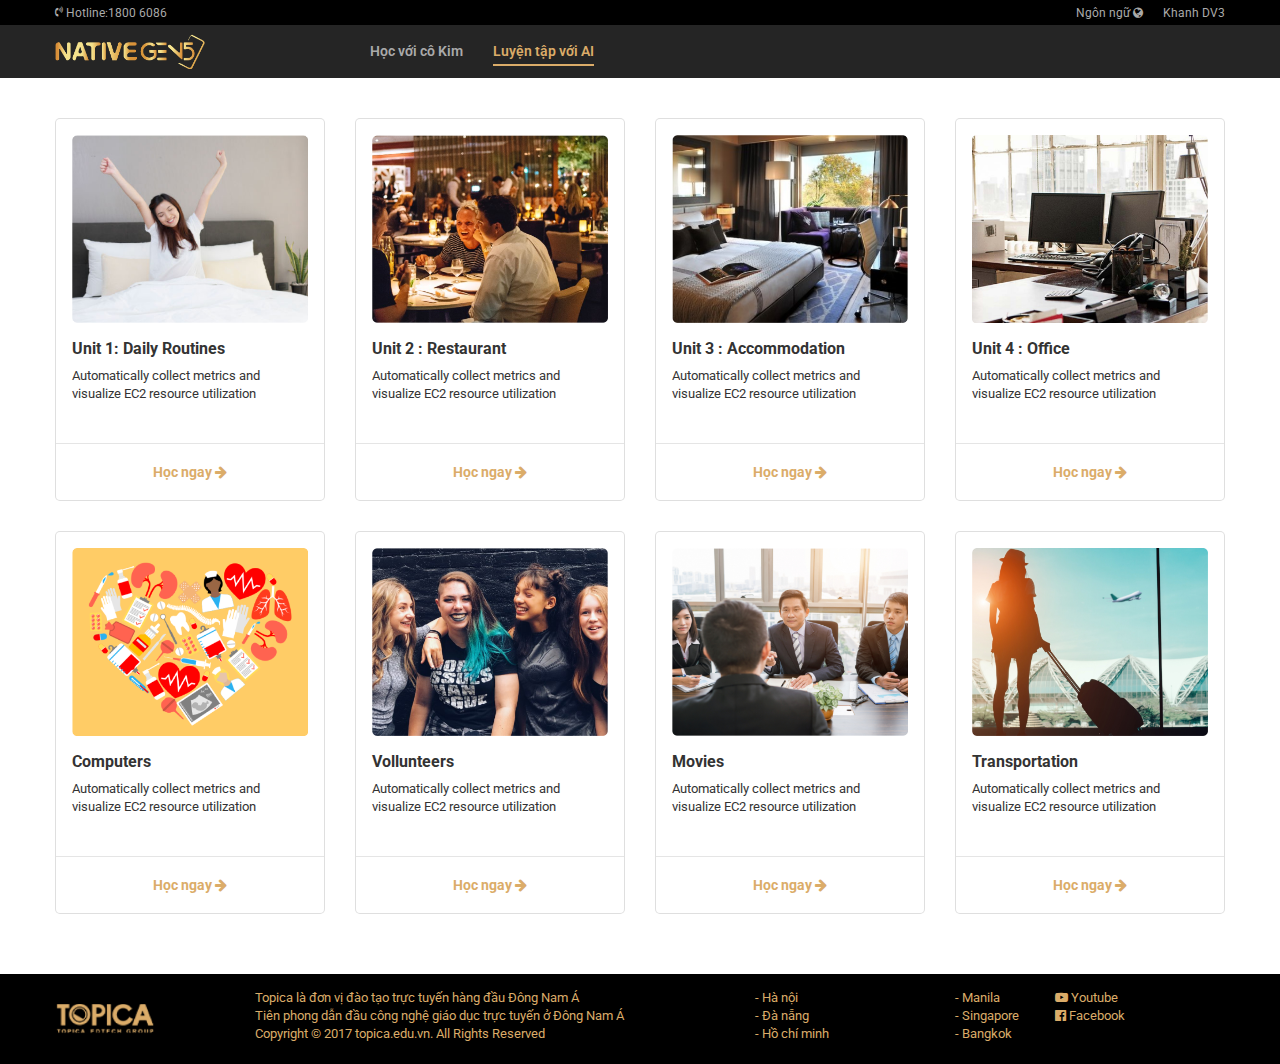
<file: FE_01/index.html>
<!doctype html>
<html lang="vi">

<head>
    <title>Unit list</title>
    <!-- Required meta tags -->
    <meta charset="utf-8">
    <meta name="viewport" content="width=device-width, initial-scale=1, shrink-to-fit=no">
    <!-- Font -->
    <!-- Fontawesome -->
    <link rel="stylesheet" href="./awesome/font-awesome-4.7.0/css/font-awesome.min.css">
    <link
        href="https://fonts.googleapis.com/css?family=Roboto:100i,300,300i,400,400i,500,700,700i,900,900i&display=swap"
        rel="stylesheet">
    <!-- Bootstrap CSS -->
    <link rel="stylesheet" href="https://stackpath.bootstrapcdn.com/bootstrap/4.3.1/css/bootstrap.min.css"
        integrity="sha384-ggOyR0iXCbMQv3Xipma34MD+dH/1fQ784/j6cY/iJTQUOhcWr7x9JvoRxT2MZw1T" crossorigin="anonymous">
    <link rel="stylesheet" href="./css/styles.css">
    <link rel="stylesheet" href="./css/responsive.css">
</head>

<body id="unit-list">
    <div class="unit-list__wrapper">
        <header class="header">
            <div class="container">
                <div class="row">
                    <div class="col-md-6 col-xs-6 col-6">
                        <ul class="hotline">
                            <li class="hotline__icon"><i class="fa fa-volume-control-phone" aria-hidden="true"></i></li>
                            <li class="hotline__title">Hotline:1800 6086</li>
                        </ul>
                    </div>
                    <div class="col-md-6 col-xs-6 col-6 pull-right text-right">
                        <ul class="language-locate pull-right text-right">
                            <li class="language">Ngôn ngữ <i style="font-weight: normal" class="fa fa-globe"
                                    aria-hidden="true"></i></li>
                            <li class="user-login">Khanh DV3</li>
                        </ul>
                    </div>
                </div>
            </div>
        </header>
        <nav class="menu">
            <div class="container">
                <div class="row">
                    <div class="col-md-3 col-sm-4 col-xs-3 col-4">
                        <div class="menu__logo">
                            <a href="#"><img src="images/logo.png" alt="topica gen5"></a>
                        </div>
                    </div>
                    <div class="col-md-9 col-sm-8 col-xs-9 col-8">
                        <ul class="menu__item">
                            <li><a href="#">Học với cô Kim</a></li>
                            <li><a href="#" class="menu-active">Luyện tập với AI</a></li>
                        </ul>
                    </div>
                </div>
            </div>
        </nav>
        <main class="content">
            <div class="container">
                <div class="row">
                    <div class="col-lg-3 col-md-4 col-sm-6 col-xs-6">
                        <div class="card content-card" data-toggle="modal" data-target="#myModal" style="width: 100%;">
                            <div class="card-img hover column">
                                <figure><img class="card-img-top" src="images/anh1.png" alt="Card image cap" /></figure>
                            </div>
                            <div class="card-body content-card__body">
                                <h5 class="card-title">Unit 1: Daily Routines</h5>
                                <p class="card-text">Automatically collect metrics and
                                    visualize EC2 resource utilization </p>
                            </div>
                            <div class="card-bottom">
                                <a href="#" class="card-link">Học ngay <i class="fa fa-arrow-right"
                                        aria-hidden="true"></i></a>
                            </div>
                        </div>
                    </div>
                    <div class="col-lg-3 col-md-4 col-sm-6 col-xs-6">
                        <div class="card content-card" data-toggle="modal" data-target="#myModal" style="width: 100%;">
                            <div class="card-img hover column">
                                <figure><img class="card-img-top" src="images/anh2.png" alt="Card image cap" /></figure>
                            </div>
                            <div class="card-body content-card__body">
                                <h5 class="card-title">Unit 2 : Restaurant</h5>
                                <p class="card-text">Automatically collect metrics and
                                    visualize EC2 resource utilization </p>
                            </div>
                            <div class="card-body card-bottom">
                                <a href="#" class="card-link">Học ngay <i class="fa fa-arrow-right"
                                        aria-hidden="true"></i></a>
                            </div>
                        </div>
                    </div>
                    <div class="col-lg-3 col-md-4 col-sm-6 col-xs-6">
                        <div class="card content-card" data-toggle="modal" data-target="#myModal" style="width: 100%;">
                            <div class="card-img hover column">
                                <figure><img class="card-img-top" src="images/anh3.png" alt="Card image cap" /></figure>
                            </div>
                            <div class="card-body content-card__body">
                                <h5 class="card-title">Unit 3 : Accommodation</h5>
                                <p class="card-text">Automatically collect metrics and
                                    visualize EC2 resource utilization </p>
                            </div>
                            <div class="card-body card-bottom">
                                <a href="#" class="card-link">Học ngay <i class="fa fa-arrow-right"
                                        aria-hidden="true"></i></a>
                            </div>
                        </div>
                    </div>
                    <div class="col-lg-3 col-md-4 col-sm-6 col-xs-6">
                        <div class="card content-card" data-toggle="modal" data-target="#myModal" style="width: 100%;">
                            <div class="card-img hover column">
                                <figure><img class="card-img-top" src="images/anh4.png" alt="Card image cap" /></figure>
                            </div>
                            <div class="card-body content-card__body">
                                <h5 class="card-title">Unit 4 : Office</h5>
                                <p class="card-text">Automatically collect metrics and
                                    visualize EC2 resource utilization </p>
                            </div>
                            <div class="card-body card-bottom">
                                <a href="#" class="card-link">Học ngay <i class="fa fa-arrow-right"
                                        aria-hidden="true"></i></a>
                            </div>
                        </div>
                    </div>
                    <div class="col-lg-3 col-md-4 col-sm-6 col-xs-6">
                        <div class="card content-card" data-toggle="modal" data-target="#myModal" style="width: 100%;">
                            <div class="card-img hover column">
                                <figure><img class="card-img-top" src="images/anh5.png" alt="Card image cap" /></figure>
                            </div>
                            <div class="card-body content-card__body">
                                <h5 class="card-title">Computers</h5>
                                <p class="card-text">Automatically collect metrics and
                                    visualize EC2 resource utilization </p>
                            </div>
                            <div class="card-body card-bottom">
                                <a href="#" class="card-link">Học ngay <i class="fa fa-arrow-right"
                                        aria-hidden="true"></i></a>
                            </div>
                        </div>
                    </div>
                    <div class="col-lg-3 col-md-4 col-sm-6 col-xs-6">
                        <div class="card content-card" data-toggle="modal" data-target="#myModal" style="width: 100%;">
                            <div class="card-img hover column">
                                <figure><img class="card-img-top" src="images/anh6.png" alt="Card image cap" /></figure>
                            </div>
                            <div class="card-body content-card__body">
                                <h5 class="card-title">Vollunteers</h5>
                                <p class="card-text">Automatically collect metrics and
                                    visualize EC2 resource utilization </p>
                            </div>
                            <div class="card-body card-bottom">
                                <a href="#" class="card-link">Học ngay <i class="fa fa-arrow-right"
                                        aria-hidden="true"></i></a>
                            </div>
                        </div>
                    </div>
                    <div class="col-lg-3 col-md-4 col-sm-6 col-xs-6">
                        <div class="card content-card" data-toggle="modal" data-target="#myModal" style="width: 100%;">
                            <div class="card-img hover column">
                                <figure><img class="card-img-top" src="images/anh7.png" alt="Card image cap" /></figure>
                            </div>
                            <div class="card-body content-card__body">
                                <h5 class="card-title">Movies</h5>
                                <p class="card-text">Automatically collect metrics and
                                    visualize EC2 resource utilization </p>
                            </div>
                            <div class="card-body card-bottom">
                                <a href="#" class="card-link">Học ngay <i class="fa fa-arrow-right"
                                        aria-hidden="true"></i></a>
                            </div>
                        </div>
                    </div>
                    <div class="col-lg-3 col-md-4 col-sm-6 col-xs-6">
                        <div class="card content-card" data-toggle="modal" data-target="#myModal" style="width: 100%;">
                            <div class="card-img hover column">
                                <figure><img class="card-img-top" src="images/anh8.png" alt="Card image cap" /></figure>
                            </div>
                            <div class="card-body content-card__body">
                                <h5 class="card-title">Transportation</h5>
                                <p class="card-text">Automatically collect metrics and
                                    visualize EC2 resource utilization </p>
                            </div>
                            <div class="card-body card-bottom">
                                <a href="#" class="card-link">Học ngay <i class="fa fa-arrow-right"
                                        aria-hidden="true"></i></a>
                            </div>
                        </div>
                    </div>
                </div>
            </div>
        </main>
        <footer class="footer">
            <div class="container">
                <div class="row">
                    <div class="col-md-2">
                        <a href="#" class="footer__logo"><img src="images/Native Starter Application – Figma.png"
                                alt="Topica"></a>
                    </div>
                    <div class="col-md-5">
                        <ul class="footer__descript footer__text">
                            <li>Topica là đơn vị đào tạo trực tuyến hàng đầu Đông Nam Á</li>
                            <li>Tiên phong dẫn đầu công nghệ giáo dục trực tuyến ở Đông Nam Á</li>
                            <li>Copyright © 2017 topica.edu.vn. All Rights Reserved</li>
                        </ul>
                    </div>
                    <div class="col-md-2">
                        <ul class="footer__country footer__text">
                            <li>- Hà nội</li>
                            <li>- Đà nẵng</li>
                            <li>- Hồ chí minh</li>
                        </ul>
                    </div>
                    <div class="col-md-1">
                        <ul class="footer__country footer__text">
                            <li>- Manila</li>
                            <li>- Singapore</li>
                            <li>- Bangkok</li>
                        </ul>
                    </div>
                    <div class="col-md-2">
                        <ul class="footer__social footer__text">
                            <li><i class="fa fa-youtube-play" aria-hidden="true"></i> Youtube</li>
                            <li><i class="fa fa-facebook-official" aria-hidden="true"></i> Facebook</li>
                        </ul>
                    </div>
                </div>
            </div>
        </footer>
        <!-- The Modal -->
        <div class="modal fade" id="myModal">
            <div class="modal-dialog modal-lg modal-dialog-centered">
                <div class="modal-content">

                    <!-- Modal Header -->
                    <div class="modal-header">
                        <h4 class="modal-title">Daily Routines</h4>
                    </div>

                    <!-- Modal body -->
                    <div class="modal-body">
                        <div class="modal-body__content">
                            <ul class="data-content">
                                <li class="item-data" onclick="redirect()">
                                    <div class="progress-model">
                                        <p>24%</p>
                                    </div>
                                    <div class="descript-model">
                                        <h6>Lession 1</h6>
                                        <p>Chao don khac</p>
                                    </div>
                                    <i class="fa fa-arrow-right arw" aria-hidden="true"></i>
                                </li>
                                <li class="item-data" onclick="redirect()">
                                    <div class="progress-model">
                                        <p>24%</p>
                                    </div>
                                    <div class="descript-model">
                                        <h6>Lession 1</h6>
                                        <p>Chao don khac</p>
                                    </div>
                                    <i class="fa fa-arrow-right arw" aria-hidden="true"></i>
                                </li>
                                <li class="item-data" onclick="redirect()">
                                    <div class="progress-model">
                                        <p>24%</p>
                                    </div>
                                    <div class="descript-model">
                                        <h6>Lession 1</h6>
                                        <p>Chao don khac</p>
                                    </div>
                                    <i class="fa fa-arrow-right arw" aria-hidden="true"></i>
                                </li>
                                <li class="item-data" onclick="redirect()">
                                    <div class="progress-model">
                                        <p>24%</p>
                                    </div>
                                    <div class="descript-model">
                                        <h6>Lession 1</h6>
                                        <p>Chao don khac</p>
                                    </div>
                                    <i class="fa fa-arrow-right arw" aria-hidden="true"></i>
                                </li>
                            </ul>
                        </div>
                    </div>
                </div>
            </div>
        </div>
    </div>
    <!-- jQuery first, then Popper.js, then Bootstrap JS -->
    <script src="https://code.jquery.com/jquery-3.3.1.slim.min.js"
        integrity="sha384-q8i/X+965DzO0rT7abK41JStQIAqVgRVzpbzo5smXKp4YfRvH+8abtTE1Pi6jizo"
        crossorigin="anonymous"></script>
    <!-- Optional JavaScript -->
    <script type="text/javascript">
        $("#myModal").modal();
    </script>
    <script src="https://cdnjs.cloudflare.com/ajax/libs/popper.js/1.14.7/umd/popper.min.js"
        integrity="sha384-UO2eT0CpHqdSJQ6hJty5KVphtPhzWj9WO1clHTMGa3JDZwrnQq4sF86dIHNDz0W1"
        crossorigin="anonymous"></script>
    <script src="https://stackpath.bootstrapcdn.com/bootstrap/4.3.1/js/bootstrap.min.js"
        integrity="sha384-JjSmVgyd0p3pXB1rRibZUAYoIIy6OrQ6VrjIEaFf/nJGzIxFDsf4x0xIM+B07jRM"
        crossorigin="anonymous"></script>
    <script>
        const redirect = () => {
            window.location.href = "test.html";
        }
    </script>
</body>

</html>
</file>
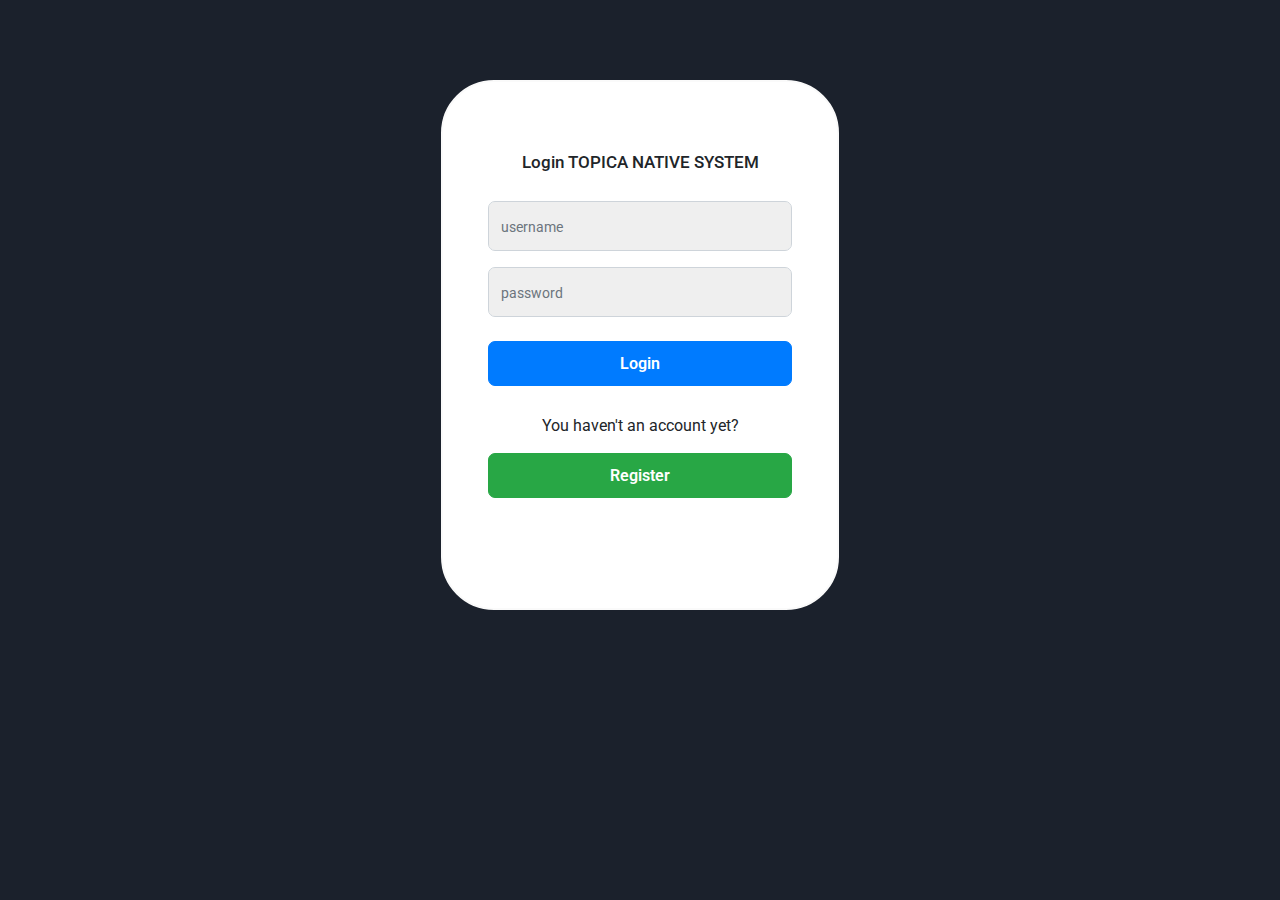
<file: FE_01/login.html>
<!doctype html>
<html lang="vi">

<head>
    <title>Login</title>
    <!-- Required meta tags -->
    <meta charset="utf-8">
    <meta name="viewport" content="width=device-width, initial-scale=1, shrink-to-fit=no">
    <!-- Font -->
    <link
        href="https://fonts.googleapis.com/css?family=Roboto:100i,300,300i,400,400i,500,700,700i,900,900i&display=swap"
        rel="stylesheet">
    <!-- Bootstrap CSS -->
    <link rel="stylesheet" href="https://stackpath.bootstrapcdn.com/bootstrap/4.3.1/css/bootstrap.min.css"
        integrity="sha384-ggOyR0iXCbMQv3Xipma34MD+dH/1fQ784/j6cY/iJTQUOhcWr7x9JvoRxT2MZw1T" crossorigin="anonymous">
    <link rel="stylesheet" href="./css/styles.css">
</head>

<body id="login">
    <div class="login-wrapper">
        <div class="container">
            <section class="form-login">
                <h3 class="form-login__title text-center"><span>Login TOPICA NATIVE SYSTEM</span></h3>
                <form action="#" class="form-login__content">
                    <div class="form-group">
                        <input type="text" name="username" id="username" class="form-control" placeholder="username"
                            aria-describedby="helpId" onchange="onChange(this)" />
                    </div>
                    <p class="form-error form-error--red" id="err-username" style="display: none;">Incorrect
                        Username, try again?</p>
                    <div class="form-group">
                        <input type="password" name="password" id="password" class="form-control" placeholder="password"
                            aria-describedby="helpId" onchange="onChange(this)" />
                    </div>
                    <p class="form-error form-error--red" id="err-password" style="display: none;">Incorrect
                        Password, try again?</p>
                    <button type="button" id="login-btn" class="btn btn-primary" btn-lg btn-primary"
                        onclick="onSubmit()">Login</button>
                </form>
                <div class="form-login__register text-center">
                    <p>You haven't an account yet?</p>
                    <button type="button" id="register-btn" class="btn btn-success" btn-lg
                        btn-primary">Register</button>
                </div>
            </section>
        </div>
    </div>
    <!-- Optional JavaScript -->
    <script type="text/javascript">
        let state = {
            username: '',
            password: ''
        }

        const onChange = event => {
            state[event.name] = event.value;
        }

        const onSubmit = () => {
            console.log(state);
            var usernameElement = document.getElementById("err-username");
            if (state.username !== 'username') {
                usernameElement.style.display = 'inline-block';
            } else {
                usernameElement.style.display = 'none';
                window.location.href = "index.html";
            }
        }
    </script>
    <!-- jQuery first, then Popper.js, then Bootstrap JS -->
    <script src="https://code.jquery.com/jquery-3.3.1.slim.min.js"
        integrity="sha384-q8i/X+965DzO0rT7abK41JStQIAqVgRVzpbzo5smXKp4YfRvH+8abtTE1Pi6jizo"
        crossorigin="anonymous"></script>
    <script src="https://cdnjs.cloudflare.com/ajax/libs/popper.js/1.14.7/umd/popper.min.js"
        integrity="sha384-UO2eT0CpHqdSJQ6hJty5KVphtPhzWj9WO1clHTMGa3JDZwrnQq4sF86dIHNDz0W1"
        crossorigin="anonymous"></script>
    <script src="https://stackpath.bootstrapcdn.com/bootstrap/4.3.1/js/bootstrap.min.js"
        integrity="sha384-JjSmVgyd0p3pXB1rRibZUAYoIIy6OrQ6VrjIEaFf/nJGzIxFDsf4x0xIM+B07jRM"
        crossorigin="anonymous"></script>
</body>

</html>
</file>
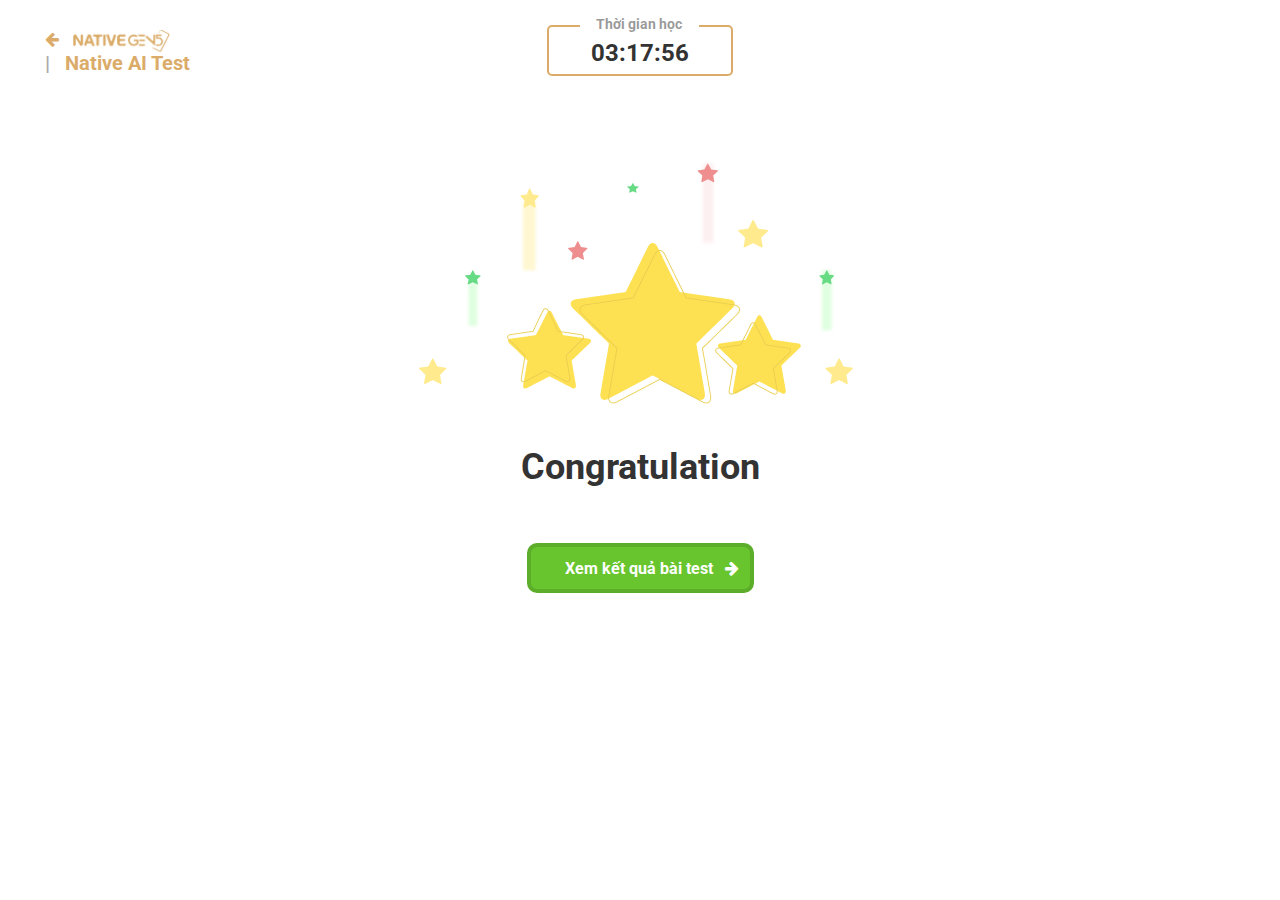
<file: FE_01/result.html>
<!doctype html>
<html lang="vi">

<head>
    <title>Result</title>
    <!-- Required meta tags -->
    <meta charset="utf-8">
    <meta name="viewport" content="width=device-width, initial-scale=1, shrink-to-fit=no">
    <!-- Font -->
    <!-- Fontawesome -->
    <link rel="stylesheet" href="./awesome/font-awesome-4.7.0/css/font-awesome.min.css">
    <link
        href="https://fonts.googleapis.com/css?family=Roboto:100i,300,300i,400,400i,500,700,700i,900,900i&display=swap"
        rel="stylesheet">
    <!-- Bootstrap CSS -->
    <link rel="stylesheet" href="https://stackpath.bootstrapcdn.com/bootstrap/4.3.1/css/bootstrap.min.css"
        integrity="sha384-ggOyR0iXCbMQv3Xipma34MD+dH/1fQ784/j6cY/iJTQUOhcWr7x9JvoRxT2MZw1T" crossorigin="anonymous">
    <link rel="stylesheet" href="./css/styles.css">
    <link rel="stylesheet" href="./css/responsive.css">
</head>

<body id="test">
    <div class="test__wrapper">
        <header class="header__test">
            <div class="container-fluid">
                <div class="row">
                    <div class="col-lg-3 col-md-3">
                        <div class="header__test-left">
                            <a href="test.html">
                                <i class="fa fa-arrow-left" aria-hidden="true"></i>
                            </a>
                            <img src="images/nat1.png" alt="">
                            <h6><b style="color: #AAAAAA;">|</b>&nbsp;&nbsp;&nbsp;Native AI Test</h6>
                        </div>
                    </div>
                    <div class="col-lg-6 col-md-6 text-center">
                        <div class="time">
                            <h6>Thời gian học</h6>
                            <span>03:17:56</span>
                        </div>
                    </div>
                    <div class="col-lg-3 col-md-3"></div>
                </div>
            </div>
        </header>
        <main class="main-test">
            <div class="wrapper-main" style="margin-top: 80px;">
                <img src="images//Screenshot_2019-07-22 Figma.png" />
            </div>
            <div class="result-test">
                <h2>Congratulation</h2>
                <button type="button" style="margin-right: 0; width: 227px;" class="btn-next btn-test">Xem kết quả bài test&nbsp;&nbsp;&nbsp;<i class="fa fa-arrow-right" aria-hidden="true"></i></button>
            </div>
        </main>
    </div>
    <!-- Optional JavaScript -->

    <!-- jQuery first, then Popper.js, then Bootstrap JS -->
    <script src="https://code.jquery.com/jquery-1.11.1.min.js"></script>
    <script src="https://code.jquery.com/jquery-3.3.1.slim.min.js"
        integrity="sha384-q8i/X+965DzO0rT7abK41JStQIAqVgRVzpbzo5smXKp4YfRvH+8abtTE1Pi6jizo"
        crossorigin="anonymous"></script>
    <script src="https://cdnjs.cloudflare.com/ajax/libs/popper.js/1.14.7/umd/popper.min.js"
        integrity="sha384-UO2eT0CpHqdSJQ6hJty5KVphtPhzWj9WO1clHTMGa3JDZwrnQq4sF86dIHNDz0W1"
        crossorigin="anonymous"></script>
    <script src="https://stackpath.bootstrapcdn.com/bootstrap/4.3.1/js/bootstrap.min.js"
        integrity="sha384-JjSmVgyd0p3pXB1rRibZUAYoIIy6OrQ6VrjIEaFf/nJGzIxFDsf4x0xIM+B07jRM"
        crossorigin="anonymous"></script>
</body>

</html>
</file>
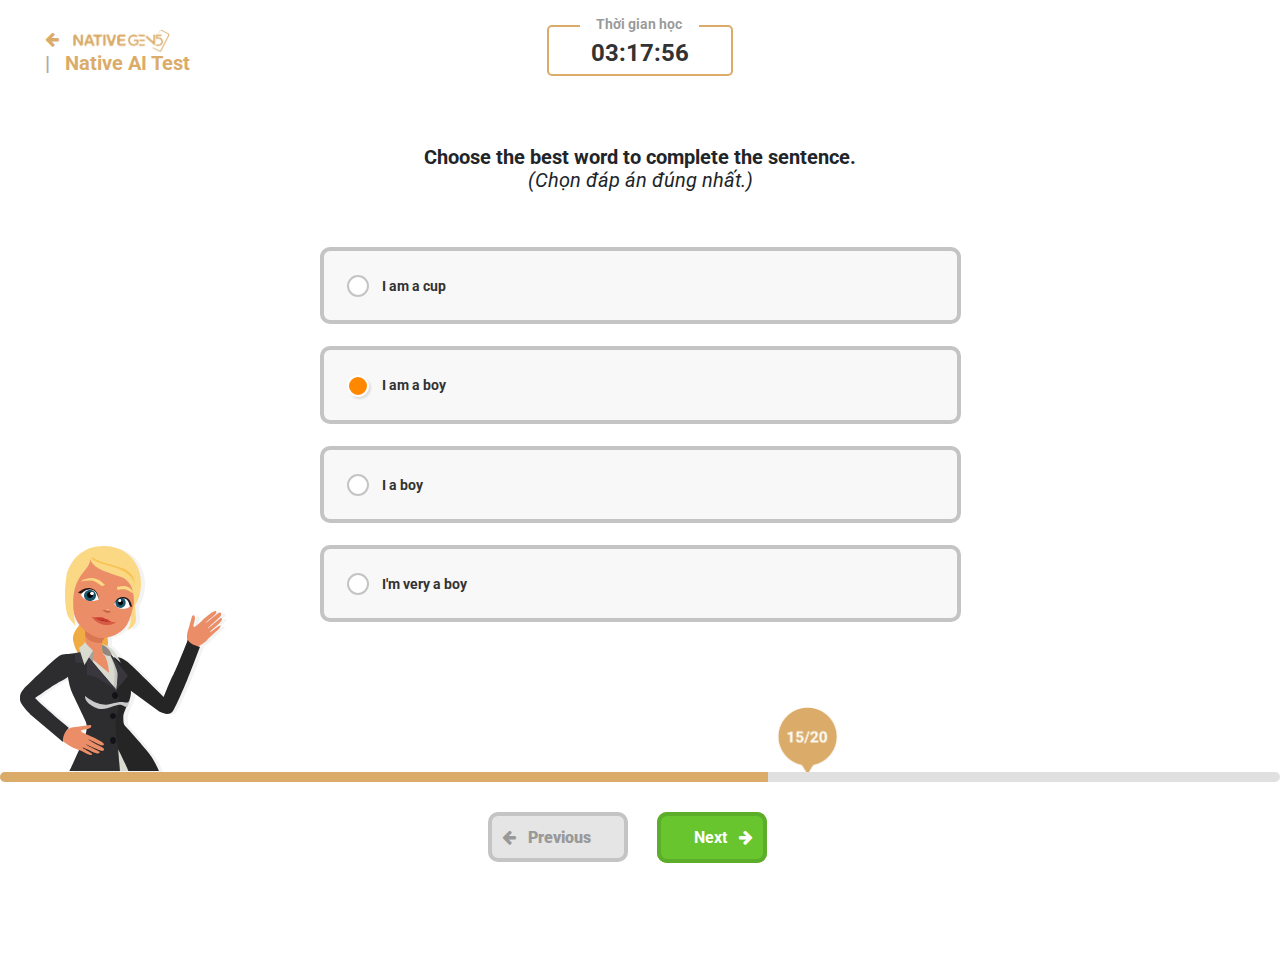
<file: FE_01/test.html>
<!doctype html>
<html lang="vi">

<head>
    <title>Test</title>
    <!-- Required meta tags -->
    <meta charset="utf-8">
    <meta name="viewport" content="width=device-width, initial-scale=1, shrink-to-fit=no">
    <!-- Font -->
    <!-- Fontawesome -->
    <link rel="stylesheet" href="./awesome/font-awesome-4.7.0/css/font-awesome.min.css">
    <link
        href="https://fonts.googleapis.com/css?family=Roboto:100i,300,300i,400,400i,500,700,700i,900,900i&display=swap"
        rel="stylesheet">
    <!-- Bootstrap CSS -->
    <link rel="stylesheet" href="https://stackpath.bootstrapcdn.com/bootstrap/4.3.1/css/bootstrap.min.css"
        integrity="sha384-ggOyR0iXCbMQv3Xipma34MD+dH/1fQ784/j6cY/iJTQUOhcWr7x9JvoRxT2MZw1T" crossorigin="anonymous">
    <link rel="stylesheet" href="./css/styles.css">
    <link rel="stylesheet" href="./css/responsive.css">
</head>

<body id="test">
    <div class="test__wrapper">
        <header class="header__test">
            <div class="container-fluid">
                <div class="row">
                    <div class="col-lg-3 col-md-3">
                        <div class="header__test-left">
                            <a href="index.html">
                                <i class="fa fa-arrow-left" aria-hidden="true"></i>
                            </a>
                            <img src="images/nat1.png" alt="">
                            <h6><b style="color: #AAAAAA;">|</b>&nbsp;&nbsp;&nbsp;Native AI Test</h6>
                        </div>
                    </div>
                    <div class="col-lg-6 col-md-6 text-center">
                        <div class="time">
                            <h6>Thời gian học</h6>
                            <span>03:17:56</span>
                        </div>
                    </div>
                    <div class="col-lg-3 col-md-3"></div>
                </div>
            </div>
        </header>
        <main class="main-test">
            <div class="main-wrapper">
                <div class="main-test__descript">
                    <h5>Choose the best word to complete the sentence.</h5>
                    <span>(Chọn đáp án đúng nhất.)</span>
                </div>
                <div class="main-test__choose">
                    <div class="main-test__item">
                        <div>
                            <input id="option-one" name="radio" value="one" checked="checked" type="radio">
                            <label for="option-one">
                                <span></span> I am a cup
                            </label>
                        </div>
                    </div>
                    <div class="main-test__item">
                        <div>
                            <input id="option-two" name="radio" value="one" checked="checked" type="radio">
                            <label for="option-two">
                                <span></span> I am a boy
                            </label>
                        </div>
                    </div>
                    <div class="main-test__item">
                        <div>
                            <input id="option-three" name="radio" value="one" type="radio">
                            <label for="option-three">
                                <span></span> I a boy
                            </label>
                        </div>
                    </div>
                    <div class="main-test__item">
                        <div>
                            <input id="option-four" name="radio" value="one" type="radio">
                            <label for="option-four">
                                <span></span> I'm very a boy
                            </label>
                        </div>
                    </div>
                </div>
            </div>
        </main>
        <footer class="footer-test">
            <div class="img-top">
                <svg width="206" height="226" viewBox="0 0 206 226" fill="none" xmlns="http://www.w3.org/2000/svg"
                    xmlns:xlink="http://www.w3.org/1999/xlink">
                    <path opacity="0.05"
                        d="M205.38 75.5871C206.776 73.2128 205.569 72.0068 204.173 72.949C202.778 73.8912 192.367 83.1624 192.292 82.6348C192.179 82.1072 201.156 74.3811 204.023 71.3284C206.889 68.2757 204.437 66.8435 202.853 67.7103C201.231 68.5772 189.161 78.866 189.199 78.1122C189.237 77.3585 196.856 71.1023 198.176 70.0093C199.496 68.9164 200.967 67.145 200.402 66.0897C199.798 65.0345 198.063 65.8259 195.762 67.4088C192.443 69.7078 188.03 73.7404 186.37 75.2856C184.711 76.8308 179.92 81.4665 178.789 81.4665C177.657 81.4665 178.261 78.866 178.676 77.5846C179.053 76.3032 180.109 72.4967 179.354 71.0269C178.6 69.557 177.355 69.6701 176.865 70.6877C176.337 71.7053 175.319 76.2655 174.489 79.1298C173.659 81.9941 172.905 84.18 172.15 87.2704C171.584 89.5317 171.773 92.7352 171.924 94.3558C171.886 94.2804 171.848 94.205 171.811 94.1673C171.811 94.1673 159.967 124.318 157.478 128.35C155.478 131.554 150.424 143.991 147.595 151.34C137.864 141.805 115.874 120.323 111.687 117.006C108.933 114.82 105.614 112.823 102.408 112.22C101.465 110.449 100.522 108.828 99.8054 107.81C97.5423 104.532 95.7695 101.969 92.3371 100.424C92.1485 100.348 91.9976 100.273 91.809 100.197C92.1862 98.313 92.073 96.5417 91.8844 94.3181C91.809 93.4512 91.6958 92.6598 91.5827 91.906C98.4852 90.5493 106.708 86.592 111.234 79.2052C112.705 76.7931 113.761 74.1927 114.704 71.3661C115.496 78.8283 111.083 85.0845 112.139 84.3684C113.346 83.577 120.853 80.7504 120.023 71.8937C119.608 67.5219 119.381 63.1878 119.268 59.9089C123.719 53.4643 128.057 38.0499 122.21 23.2762C115.383 6.31656 98.0703 -1.59792 79.1732 1.75631C60.276 5.11054 51.7139 21.6556 50.0919 30.8891C48.9604 37.2961 47.1876 54.8964 50.5823 68.1249C52.091 73.9665 56.0515 76.4163 59.0313 80.9765C58.4278 76.8308 57.6357 71.7053 57.1831 66.2405C58.2392 70.4992 59.8234 74.4565 61.9734 77.773C62.3883 78.4137 62.8409 79.0167 63.2935 79.6197C60.5023 82.8986 56.0138 89.1925 57.1454 95.3356C57.862 99.2552 59.2953 103.363 61.6716 107.509L59.4085 107.773L50.4691 108.866C47.7534 108.753 45.0376 109.582 43.1894 110.637C38.7763 113.162 12.1845 138.978 7.77139 143.765C4.71616 147.081 3.69776 150.36 4.07494 153.111C4.03723 154.77 4.52757 156.616 5.62142 158.463C8.33717 163.136 14.1836 168.903 14.1836 168.903L47.263 197.131C47.263 197.131 47.1876 196.792 47.1876 196.226C47.263 196.264 47.3762 196.264 47.4516 196.302C48.6209 197.282 54.7314 201.314 56.7682 202.219C57.8997 202.709 60.5023 203.651 63.2558 204.782C58.6918 214.957 53.5244 226 53.5244 226H97.6931H104.332H112.969H122.927H143.295C143.295 226 139.825 217.784 135.638 211.377C131.829 205.498 113.648 184.958 111.083 182.433C108.518 179.87 107.99 178.965 107.877 174.254C107.764 169.996 107.915 168.827 111.423 160.988C111.461 160.913 111.498 160.8 111.536 160.687C111.611 160.536 111.687 160.347 111.762 160.197C111.8 160.084 111.838 160.008 111.913 159.895C111.989 159.707 112.064 159.518 112.139 159.368C112.177 159.292 112.215 159.179 112.253 159.104C112.366 158.84 112.517 158.538 112.63 158.275C112.781 157.973 112.894 157.672 113.007 157.408C113.045 157.295 113.082 157.182 113.158 157.069C113.233 156.88 113.309 156.729 113.384 156.541C113.422 156.39 113.497 156.277 113.535 156.126C113.573 155.976 113.648 155.863 113.686 155.712C113.761 155.561 113.799 155.41 113.875 155.26C113.912 155.184 113.95 155.071 113.988 154.996C114.139 154.544 114.289 154.091 114.44 153.639C114.667 152.998 114.742 152.508 114.78 152.395C115.383 150.021 115.572 147.91 115.496 145.951L143.295 166.001C143.295 166.001 144.842 166.83 146.803 167.244C146.916 167.32 146.992 167.357 147.105 167.433C150.537 169.129 154.762 168.903 157.478 164.305C160.193 159.669 167.473 143.011 171.094 134.418C175.394 124.242 183.918 101.177 183.918 101.177C183.918 101.177 183.504 101.102 182.825 100.913C185.201 99.4436 189.048 96.8432 190.293 95.6748C191.915 94.1673 196.931 88.7026 200.326 86.1021C203.721 83.5016 205.192 81.0519 204.475 80.4489C203.645 79.7705 200.967 81.9187 198.516 83.9162C196.328 85.6875 194.027 87.4588 194.329 86.4413C194.631 85.3483 203.985 77.9615 205.38 75.5871ZM88.2257 109.243C88.2634 109.28 88.2634 109.28 88.3011 109.318C88.2634 109.28 88.2257 109.243 88.2257 109.243ZM88.5275 109.431C88.5652 109.469 88.6029 109.469 88.6406 109.506C88.6029 109.506 88.5652 109.469 88.5275 109.431ZM88.8669 109.657C88.9046 109.695 88.9424 109.695 88.9801 109.732C88.9046 109.695 88.9046 109.657 88.8669 109.657ZM89.2064 109.846C89.2441 109.846 89.2818 109.883 89.2818 109.883C89.2818 109.883 89.2441 109.846 89.2064 109.846ZM90.0362 110.185C90.0739 110.185 90.0739 110.185 90.1116 110.222C90.0739 110.222 90.0362 110.185 90.0362 110.185ZM90.4134 110.335C90.4511 110.335 90.4888 110.373 90.5265 110.373C90.4888 110.335 90.4511 110.335 90.4134 110.335ZM90.7906 110.449C90.8283 110.449 90.866 110.486 90.9037 110.486C90.866 110.449 90.8283 110.449 90.7906 110.449ZM91.2055 110.562C91.2432 110.562 91.2809 110.562 91.2809 110.599C91.2432 110.562 91.2055 110.562 91.2055 110.562ZM87.5845 108.64C87.6222 108.677 87.6222 108.715 87.6599 108.715C87.6599 108.715 87.6222 108.677 87.5845 108.64ZM69.8189 188.84C67.6312 187.822 65.4435 186.729 65.1418 186.126C64.6891 185.109 67.3295 184.619 68.6496 184.468C69.14 184.43 69.9321 184.317 70.8373 184.129C70.6864 185.523 70.3847 187.068 69.8189 188.84ZM99.051 112.107C98.7115 112.145 98.3721 112.22 98.0326 112.333L96.1467 109.959L95.6563 110.976C95.5054 110.976 95.3168 110.976 95.1283 110.976C95.3168 110.976 95.5054 110.976 95.6563 110.976L96.5238 109.205L96.2221 108.866L99.051 112.107ZM94.5625 110.976C94.6002 110.976 94.6379 110.976 94.7133 110.976C94.6756 110.976 94.6379 110.976 94.5625 110.976ZM94.8642 111.014C94.9019 111.014 94.9397 111.014 95.0151 111.014C94.9397 111.014 94.9019 111.014 94.8642 111.014ZM51.827 184.204C52.6568 183.299 53.2226 182.81 53.2226 182.81C53.2226 182.81 29.8369 163.551 19.3888 152.734C25.9519 148.023 38.814 138.677 46.4332 135.096C48.5455 134.117 50.3937 132.873 52.0156 131.516C53.0717 138.375 54.4673 143.991 56.9945 149.38C59.8611 155.523 68.9137 174.104 69.7057 176.101C70.0829 177.043 70.6487 178.4 70.875 180.36C69.14 180.624 67.1409 180.925 65.5567 181.151C62.5769 181.528 60.3138 181.717 57.1454 182.244C55.448 182.583 53.3735 183.45 51.827 184.204Z"
                        fill="#261816" />
                    <path d="M97.2511 201L94 225H119L97.2511 201Z" fill="#D9DBD0" />
                    <path
                        d="M167.8 97.3192L167.26 94.8936C167.26 94.8936 166.604 89.8908 167.376 86.783C168.147 83.6752 168.919 81.477 169.768 78.5966C170.617 75.7162 171.697 71.1303 172.198 70.107C172.739 69.0837 174.012 68.97 174.745 70.4481C175.517 71.9262 174.475 75.7541 174.05 77.0427C173.665 78.3313 173.009 80.9464 174.166 80.9464C175.324 80.9464 180.185 76.3226 181.921 74.7308C183.657 73.139 188.133 69.0837 191.528 66.8097C193.881 65.2179 195.656 64.422 196.273 65.4832C196.891 66.5444 195.386 68.3257 193.997 69.4248C192.647 70.5239 184.853 76.8153 184.815 77.5733C184.776 78.3313 197.122 67.9846 198.781 67.1129C200.44 66.2412 202.91 67.6814 199.977 70.7513C197.045 73.8212 187.901 81.5907 187.978 82.1213C188.094 82.6519 198.743 73.2906 200.132 72.381C201.559 71.4335 202.794 72.6842 201.366 75.034C199.939 77.4217 190.332 84.8501 190.023 85.8734C189.715 86.8967 192.068 85.1154 194.306 83.3341C196.814 81.3254 199.514 79.1651 200.402 79.8473C201.135 80.4537 199.63 82.8793 196.158 85.5323C192.685 88.1474 187.593 93.6429 185.895 95.1589C184.236 96.6749 177.947 100.73 176.558 101.412C176.365 101.64 176.211 101.867 176.018 102.095C175.015 103.421 174.282 103.118 172.816 102.284L168.842 100.086C167.337 99.0626 166.913 98.8731 167.8 97.3192Z"
                        fill="#EB8E68" />
                    <path
                        d="M90.2903 114.138C94.7904 108.229 102.29 111.698 107.691 116.082C113.091 120.466 148.003 155.423 148.003 155.423C148.003 155.423 151.716 159.997 149.016 164.686C146.316 169.375 139.228 165.487 139.228 165.487L96.5154 134.189C96.4779 134.189 82.6778 124.126 90.2903 114.138Z"
                        fill="#252526" />
                    <path
                        d="M61.482 77C61.482 77 51.5858 86.0519 53.1722 94.7329C54.7586 103.414 60.0089 113.059 71.6427 122C88.2246 103.265 88.489 101.04 87.8091 93.7683C87.1292 86.4971 84.4852 82.4163 84.4852 82.4163L61.482 77Z"
                        fill="#F0AB44" />
                    <path
                        d="M64.951 83C64.951 83 66.4326 107.307 65.2169 109.541C63.4694 110.601 61 109.541 61 109.541L90.0245 134L92 110.563C92 110.563 84.0221 111.094 82.5404 106.929C81.0588 102.764 81.7806 96.706 82.3125 95.2294C82.8064 93.7528 86.8333 89.3987 86.8333 89.3987L64.951 83Z"
                        fill="#EB8E68" />
                    <path
                        d="M82.1026 96.7491C82.2174 96.0018 82.3322 95.4414 82.447 95.1051C82.9443 93.648 87 89.3515 87 89.3515L65 83C65 83 65.1913 86.3252 65.4209 90.5844C69.8591 96.2634 75.713 97.6457 82.1026 96.7491Z"
                        fill="#D97752" />
                    <path
                        d="M84.2813 109C86.9965 112.083 88.7556 122.036 89.0998 127.013C79.9218 119.548 73.1147 113.717 73.1147 113.717L73 119.436L98.2013 149C98.2013 149 103.479 139.492 99.5398 124.153C97.5894 116.614 92.8857 111.897 92.0061 110.374C89.3292 109.706 84.2813 109 84.2813 109Z"
                        fill="#D9DBD0" />
                    <path
                        d="M99.5501 123.683C97.6147 116.001 92.9468 111.195 92.074 109.643C91.2011 109.416 90.1006 109.227 89 109C96.3623 118.423 94.7305 131.441 93.4402 143.172L98.2598 149C98.2219 149 103.459 139.35 99.5501 123.683Z"
                        fill="#C3C4BF" />
                    <path
                        d="M91.4937 109C91.4937 109 104.405 126.826 107.709 133.986C111.013 141.147 112.835 146.838 108.127 157.239C103.418 167.641 103.19 168.545 103.342 173.256C103.494 177.929 104.025 178.871 106.57 181.434C109.114 183.997 127.456 204.498 131.291 210.378C135.468 216.822 139 225 139 225H108.468C108.468 225 99.0127 203.405 95.3671 199.222C92.9367 184.6 96.3164 144.539 96.3164 144.539C96.3164 144.539 99.0506 128.409 97.3418 123.019C95.6329 117.63 91 109.98 91 109.98L91.4937 109Z"
                        fill="#252526" />
                    <path
                        d="M167.836 94C167.836 94 156.012 124.131 153.526 128.161C151.003 132.154 143.735 150.647 142.003 155.468C141.099 157.954 139.818 165.373 143.245 167.031C146.672 168.725 150.89 168.499 153.601 163.904C156.313 159.309 163.581 142.624 167.196 134.037C171.489 123.868 180 100.817 180 100.817C180 100.817 170.623 99.1223 167.836 94Z"
                        fill="#252526" />
                    <path
                        d="M115.044 54C115.044 54 115.119 62.7066 115.937 71.5257C116.755 80.3448 109.353 83.1595 108.162 83.9475C106.972 84.7356 112.812 76.517 110.022 67.7729C107.232 59.0288 115.044 54 115.044 54Z"
                        fill="#FBD884" />
                    <path d="M73 104L66 112.22L72.8895 119L73 104Z" fill="#A5A29F" />
                    <path
                        d="M82.8405 106.524C84.0212 109.821 89.4239 110 91.1771 110L92 108.316L91.7138 107.993C91.7138 107.993 90.8193 100.72 82.0534 99C81.9103 101.329 82.0176 104.231 82.8405 106.524Z"
                        fill="#8E8782" />
                    <path
                        d="M64.3255 106C64.3255 106 94.4047 142.234 96.6579 144.339C96.7705 145.955 99.2114 148.511 99.1363 152.307C98.8734 161.403 95.7566 174.596 95.6064 177.077C95.4186 180.572 96.395 196.021 97.7093 197.825C98.1224 202.974 100 225 100 225H49.4172C49.4172 225 62.4478 197.336 65.2267 189.217C68.0431 181.099 66.3157 177.302 65.5271 175.273C64.7385 173.28 55.726 154.713 52.872 148.623C50.0181 142.534 48.5911 136.107 47.5021 127.876C46.4131 119.644 46 108.218 46 108.218L64.3255 106Z"
                        fill="#2D2D30" />
                    <path
                        d="M64.1636 106L55 107.08V116.655L66.9127 117.549V129.284C66.9127 129.284 72.7164 129.769 76.5727 131.743C80.4291 133.718 97 144 97 144C94.7473 141.951 64.1636 106 64.1636 106Z"
                        fill="#39373D" />
                    <path
                        d="M108 129.73L96.3644 144C96.3644 144 97.9889 130.556 97.5356 126.951C97.0822 123.345 91 110.014 91 110.014L91.4911 109L108 129.73Z"
                        fill="#39373D" />
                    <path
                        d="M55.818 115.607C56.9961 120.298 52.4357 129.606 42.7071 134.147C32.9784 138.688 14.7371 152.424 11.7729 154.301C8.80871 156.177 3.52635 158.654 1.3602 155.464C-0.805955 152.274 -0.653945 147.545 3.79236 142.779C8.23867 138.013 35.0305 112.305 39.4768 109.79C43.9232 107.238 53.4238 106.112 55.818 115.607Z"
                        fill="#2D2D30" />
                    <path
                        d="M95 153C96.6569 153 98 151.433 98 149.5C98 147.567 96.6569 146 95 146C93.3431 146 92 147.567 92 149.5C92 151.433 93.3431 153 95 153Z"
                        fill="#141214" />
                    <path
                        d="M93 173C94.6569 173 96 171.657 96 170C96 168.343 94.6569 167 93 167C91.3431 167 90 168.343 90 170C90 171.657 91.3431 173 93 173Z"
                        fill="#141214" />
                    <path
                        d="M93 198C94.6569 198 96 196.433 96 194.5C96 192.567 94.6569 191 93 191C91.3431 191 90 192.567 90 194.5C90 196.433 91.3431 198 93 198Z"
                        fill="#141214" />
                    <path
                        d="M106.124 160.785C106.691 160.785 107.182 160.51 107.636 160.471C108.014 159.608 108.43 158.667 108.883 157.608C109.866 155.373 110.546 153.334 111 151.451C110.962 151.49 110.093 156.981 106.124 156.589C102.458 156.236 102.042 154.785 90.3246 158.079C78.5694 161.413 65 150 65 150C65.2646 151.804 64.3196 155.844 74.4495 161.138C84.5793 166.432 94.2556 158.746 99.1693 158.824C103.516 158.903 103.705 160.863 106.124 160.785Z"
                        fill="#C9C9C9" />
                    <path
                        d="M114.124 57.5152C111.692 65.8841 110.532 72.9337 106.977 78.7392C100.691 89.0308 87.295 92.6875 80.1853 91.8958C74.7222 91.2927 63.6836 85.7887 58.2204 77.2313C53.0566 69.1262 50.9985 57.2513 52.4578 46.2434C55.4888 23.6246 62.3365 2.70212 91.8975 6.43424C109.896 8.69612 123.068 26.7912 114.124 57.5152Z"
                        fill="#EB8E68" />
                    <path
                        d="M70.2105 12.4053C70.2105 12.4053 70.0603 19.6436 85.9822 25.8262C101.904 32.0089 103.744 30.2371 109.227 37.2114C114.709 44.1858 114.371 57.1166 113.282 61.2635C118.202 57.192 124.848 39.3603 118.202 22.3579C111.48 5.31788 94.2436 -2.59895 75.4302 0.756274C56.6168 4.1115 48.0926 20.6615 46.4778 29.8978C45.3513 36.3066 43.5864 53.9122 46.966 67.1446C48.4681 72.988 52.411 75.4384 55.3776 80C53.7629 68.8787 50.8338 50.7831 56.5792 37.3622C62.3247 23.9413 70.7738 21.0007 70.2105 12.4053Z"
                        fill="#FBD884" />
                    <path
                        d="M72.2694 11C72.2694 11 69.0352 14.1612 84.9783 18.5496C100.921 22.938 111.347 27.1405 115 38C113.516 28.3306 109.445 25.4298 104.041 22.7893C98.6383 20.1488 86.5764 17.6198 79.9556 15.1281C73.3348 12.6364 72.9543 11.5207 72.2694 11Z"
                        fill="#F7C353" />
                    <path
                        d="M85 38.3727C85 38.3727 83.5974 41.5355 80.2467 39.0424C76.1558 36.0284 74.4805 34.8005 69.9221 34.6145C65.3636 34.4284 61 35.7308 61 35.7308C61 35.7308 61.4286 34.2424 66.5325 32.754C71.6364 31.2656 74.7532 32.1958 78.1818 33.6842C81.5714 35.1354 83.3247 38.1122 85 38.3727Z"
                        fill="#FBD884" />
                    <path
                        d="M97.4135 40.8068C97.4135 40.8068 95.7977 44.2643 98.9542 43.6285C102.825 42.8734 106.47 42.8734 109.777 45.2976C112.257 47.1257 115 48 115 48C115 48 114.361 46.9667 112.219 44.5028C109.777 41.6811 108.311 40.8068 105.718 40.2504C102.111 39.4556 98.7663 40.8068 97.4135 40.8068Z"
                        fill="#FBD884" />
                    <path
                        d="M82 64.8648C82 64.8648 83.0741 64.4564 85.1111 64.0166C85.8519 63.8595 86.2222 64.8648 87.2963 65.0533C88.5926 65.2733 89 64.2993 89.5556 64.8963C90.1482 65.556 90.3704 65.7759 91 66.7498C90.2963 66.4042 89.6667 66.4985 88.7778 66.5613C88.0741 66.6242 87.7778 67.1268 87.037 66.9697C86.1481 66.7812 85.4444 65.9644 84.6667 65.5246C83.8519 65.0848 82.5185 65.3361 82 64.8648Z"
                        fill="#C6613E" />
                    <path
                        d="M92 76.8062C92 76.8062 86.7885 74.1561 84.3121 73.6171C81.8357 73.078 74 72 74 72C74 72 79.5811 76.4469 83.499 76.8512C87.4168 77.2105 92 76.8062 92 76.8062Z"
                        fill="#400A08" />
                    <path
                        d="M85.2194 72.9212C85.2194 72.9212 83.79 71.2924 80.7806 71.2924C77.7712 71.2924 72.7304 71.6682 71 71C75.2132 73.5476 81.7586 74.2159 83.9781 74.8006C86.1975 75.3435 91.6897 77.6823 95 76.8053C91.3135 76.5547 89.4702 74.6753 88.4169 73.6729C87.4013 72.6706 85.2194 72.9212 85.2194 72.9212Z"
                        fill="#CE3B33" />
                    <path
                        d="M72 71C72 71 76.3636 77.5876 83.6238 78.7719C90.9216 79.9561 96 76.1442 96 76.1442C96 76.1442 90.0564 76.1442 84 74.997C77.9436 73.8497 72 71 72 71Z"
                        fill="#D75B44" />
                    <path
                        d="M89 63.1856C89 63.645 88.4796 64 87.5918 64C86.7041 64 86 63.6241 86 63.1647C86 62.7053 86.6122 63.3527 87.5 63.3527C88.3878 63.3527 89 62.7262 89 63.1856Z"
                        fill="#FDB696" />
                    <path
                        d="M65.3 96C65.3 96 61.3579 100.842 59 101.637C62.1316 111.737 64.4895 119 64.4895 119C64.4895 119 71.8211 105.949 73 104.625C70.6789 102.166 66.3684 98.5345 65.3 96Z"
                        fill="#D9DBD0" />
                    <path
                        d="M95.3916 106.9C93.1024 103.534 90.8896 102.024 87.8374 100.206C85.8534 99.0448 83.7932 98.5804 82.0381 98C82.0381 98.0774 82.0382 98.1935 82 98.2709C89.5924 102.063 92.2249 109.067 92.2249 109.067L101 117C101 117 97.7189 110.267 95.3916 106.9Z"
                        fill="#D9DBD0" />
                    <path opacity="0.3"
                        d="M71.4678 182.344C72.4932 181.12 71.9072 180.077 70.8086 180.005C70.2593 179.969 68.8311 180.149 67.2197 180.401C67.293 181.408 67.2197 182.632 67 184C68.6479 183.748 70.7353 183.208 71.4678 182.344Z"
                        fill="#261816" />
                    <path opacity="0.3"
                        d="M72.4754 209.541C72.7715 208.527 69.7729 206.912 67.0334 205.485C64.5901 204.209 62.0727 202.782 63.1093 202.669C64.1458 202.556 74.4745 208.189 77.1399 208.527C79.8054 208.865 80.4347 207.288 79.065 206.387C77.6952 205.485 65.2564 199.665 65.7007 199.364C66.1449 199.064 76.5846 204.209 80.4347 205.598C84.2848 206.987 84.6551 204.209 83.2483 203.082C81.8415 201.955 67.8478 195.008 68.5512 194.708C69.2546 194.445 77.8803 198.914 79.3612 199.702C80.842 200.491 83.0632 201.129 83.7666 200.191C84.4699 199.252 83.0632 197.937 80.7679 196.473C77.3991 194.332 72.0682 191.929 69.995 190.99C69.0325 190.577 67.2185 189.789 65.5156 189C65.4415 189.263 65.3675 189.488 65.2564 189.751C64.2199 192.83 61.7025 198.726 59 204.885C61.4063 205.861 63.9607 206.95 65.7747 207.964C69.4397 210.067 72.2162 210.442 72.4754 209.541Z"
                        fill="#261816" />
                    <path
                        d="M43.5188 185.862L45.5551 184.414C45.5551 184.414 49.8538 181.822 53.0213 181.288C56.1888 180.755 58.4513 180.564 61.4302 180.183C64.4092 179.802 68.9719 178.963 70.1409 179.001C71.2721 179.077 71.8754 180.183 70.8196 181.479C69.7638 182.775 65.8798 183.347 64.56 183.499C63.2402 183.652 60.6007 184.109 61.0532 185.176C61.5057 186.206 67.6144 188.798 69.7261 189.712C71.8377 190.627 77.3054 193.105 80.6992 195.278C83.0748 196.764 84.5077 198.06 83.7535 199.051C83.0371 200.004 80.7746 199.356 79.2663 198.556C77.7579 197.755 68.9719 193.181 68.2554 193.486C67.539 193.753 81.7927 200.843 83.2256 201.986C84.6585 203.13 84.3192 205.95 80.3598 204.54C76.4381 203.13 65.7667 197.908 65.3519 198.213C64.8994 198.518 77.5694 204.426 78.9646 205.341C80.3598 206.255 79.7188 207.856 77.0038 207.513C74.2888 207.17 63.7682 201.453 62.7123 201.567C61.6565 201.681 64.2206 203.092 66.7094 204.426C69.4998 205.874 72.5165 207.513 72.2525 208.543C71.9886 209.457 69.1604 209.038 65.4273 206.942C61.6942 204.845 54.6805 202.406 52.6442 201.491C50.608 200.576 44.4992 196.497 43.3303 195.506C43.0286 195.43 42.7646 195.354 42.5007 195.316C40.8792 194.934 40.9169 194.134 41.0678 192.495L41.5203 187.997C41.7088 186.167 41.7088 185.672 43.5188 185.862Z"
                        fill="#EB8E68" />
                    <path
                        d="M3.91882 146.533C-0.0666732 148.43 -1.26984 153.079 1.51248 157.84C4.21961 162.452 10.0475 168.142 10.0475 168.142L43.0218 196C43.0218 196 42.3826 192.392 44.3753 188.078C46.2177 184.098 49 181.867 49 181.867C49 181.867 22.1543 159.96 13.1682 149.992C11.589 148.281 7.94191 144.636 3.91882 146.533Z"
                        fill="#2D2D30" />
                    <path
                        d="M109.791 60.8301C109.791 60.8301 111.589 53.7121 104.632 52.1952C98.1042 50.756 94 57.7573 94 57.7573C94 57.7573 97.2442 62.0358 101.583 62.8526C105.961 63.6694 109.791 60.8301 109.791 60.8301Z"
                        fill="#FFFEFF" />
                    <path
                        d="M105.141 59.027C106.442 56.468 105.453 53.354 102.931 52.0718C100.409 50.7896 97.3094 51.8247 96.0084 54.3838C94.7073 56.9428 95.697 60.0568 98.219 61.339C100.741 62.6212 103.84 61.5861 105.141 59.027Z"
                        fill="#1A566B" />
                    <path
                        d="M102.791 57.8321C103.423 56.5896 102.943 55.078 101.719 54.4558C100.495 53.8335 98.9905 54.3363 98.3588 55.5787C97.7272 56.8212 98.2073 58.3328 99.4311 58.955C100.655 59.5773 102.159 59.0745 102.791 57.8321Z"
                        fill="black" />
                    <path
                        d="M101.154 55.2949C101.541 54.5346 101.253 53.6126 100.511 53.2355C99.7692 52.8583 98.8545 53.169 98.468 53.9293C98.0814 54.6896 98.3694 55.6116 99.1111 55.9887C99.8529 56.3659 100.768 56.0552 101.154 55.2949Z"
                        fill="white" />
                    <path
                        d="M61 48.8845C61 48.8845 62.9063 41.445 70.9348 43.2958C78.4501 45.0378 79 53.4572 79 53.4572C79 53.4572 73.391 55.9249 68.442 54.6184C63.4929 53.312 61 48.8845 61 48.8845Z"
                        fill="white" />
                    <path
                        d="M70 55C73.3137 55 76 52.5376 76 49.5C76 46.4624 73.3137 44 70 44C66.6863 44 64 46.4624 64 49.5C64 52.5376 66.6863 55 70 55Z"
                        fill="#1A566B" />
                    <path
                        d="M70 52C71.6569 52 73 50.6569 73 49C73 47.3431 71.6569 46 70 46C68.3431 46 67 47.3431 67 49C67 50.6569 68.3431 52 70 52Z"
                        fill="black" />
                    <path
                        d="M72 49C73.1046 49 74 48.3284 74 47.5C74 46.6716 73.1046 46 72 46C70.8954 46 70 46.6716 70 47.5C70 48.3284 70.8954 49 72 49Z"
                        fill="white" />
                    <path
                        d="M94 57.9099C94 57.9099 97.5477 50.0739 104.382 51.0911C111.216 52.1083 112 60.9991 112 60.9991C112 60.9991 110.432 61.0744 109.797 59.8689C109.162 58.6634 108.938 53.8036 104.905 52.711C100.871 51.6562 97.8465 52.9747 94 57.9099Z"
                        fill="#261816" />
                    <path
                        d="M79 54C79 54 79 43.8867 70.7019 42.2135C63.7504 40.8007 58 46.8612 58 46.8612C58 46.8612 60.4021 48.1625 61.7123 47.3074C63.0225 46.4522 66.1525 42.4738 71.0295 43.5893C75.5425 44.5931 76.9619 47.3074 79 54Z"
                        fill="#261816" />
                    <path d="M54 51H70V64H54V51Z" fill="url(#pattern0)" />
                    <path d="M101 63H111V71H101V63Z" fill="url(#pattern1)" />
                    <defs>
                        <pattern id="pattern0" patternContentUnits="objectBoundingBox" width="1" height="1">
                            <use xlink:href="#image0" />
                        </pattern>
                        <pattern id="pattern1" patternContentUnits="objectBoundingBox" width="1" height="1">
                            <use xlink:href="#image1" />
                        </pattern>
                        <image id="image0"
                            xlink:href="[data-uri]" />
                        <image id="image1"
                            xlink:href="[data-uri]" />
                    </defs>
                </svg>
            </div>
            <img src="images/Screenshot_2019-07-22 Figma(1).png" alt="" class="icon-bar">
            <div class="progress" progressHeight="10px" data="60" color="#DBAC69"></div>
            <div class="bottom-test">
                <button type="button" class="btn-prev btn-test"><i class="fa fa-arrow-left" aria-hidden="true"></i>&nbsp;&nbsp;&nbsp;Previous</button>
                <a style="color: white;" href="result.html" class="btn-next btn-test">Next&nbsp;&nbsp;&nbsp;<i class="fa fa-arrow-right" aria-hidden="true"></i></a>
            </div>
        </footer>
    </div>
    <!-- Optional JavaScript -->

    <!-- jQuery first, then Popper.js, then Bootstrap JS -->
    <script src="https://code.jquery.com/jquery-1.11.1.min.js"></script>
    <script src="https://code.jquery.com/jquery-3.3.1.slim.min.js"
        integrity="sha384-q8i/X+965DzO0rT7abK41JStQIAqVgRVzpbzo5smXKp4YfRvH+8abtTE1Pi6jizo"
        crossorigin="anonymous"></script>
    <script src="https://cdnjs.cloudflare.com/ajax/libs/popper.js/1.14.7/umd/popper.min.js"
        integrity="sha384-UO2eT0CpHqdSJQ6hJty5KVphtPhzWj9WO1clHTMGa3JDZwrnQq4sF86dIHNDz0W1"
        crossorigin="anonymous"></script>
    <script src="https://stackpath.bootstrapcdn.com/bootstrap/4.3.1/js/bootstrap.min.js"
        integrity="sha384-JjSmVgyd0p3pXB1rRibZUAYoIIy6OrQ6VrjIEaFf/nJGzIxFDsf4x0xIM+B07jRM"
        crossorigin="anonymous"></script>
    <script type="text/javascript">
        $(document).ready(function () {
            $(".progress").each(function () {
                var data, progressHeight, color;
                data = $(this).attr('data');
                progressHeight = $(this).attr('progressHeight');
                color = $(this).attr('color');
                $(this).css('height', progressHeight);
                var barSpan = '<span class="bar"></span>';
                var valueSpan = '<span class="value"></span>';
                $(this).append(barSpan);
                $(this).append(valueSpan);
                $(this).children(".bar").css('width', data + '%');
                $(this).children(".bar").css('background-color', color);
            })
        });
    </script>
</body>

</html>
</file>
<file: FE_01/css/styles.css>
html, body, div, span, applet, object, iframe, h1, h2, h3, h4, h5, h6, p, blockquote, pre, a, abbr, acronym, address, big, cite, code, del, dfn, em, img, ins, kbd, q, s, samp, small, strike, strong, sub, sup, tt, var, b, u, i, center, dl, dt, dd, ol, ul, li, form, label, legend, table, caption, tbody, tfoot, thead, tr, th, td, article, aside, canvas, details, embed, figure, figcaption, footer, header, hgroup, menu, nav, output, ruby, section, summary, time, mark, audio, video {
    margin: 0;
    padding: 0;
    border: 0;
    font-size: 100%;
    font: inherit;
    vertical-align: baseline;
}

/* make sure to set some focus styles for accessibility */

:focus {
    outline: 0;
}

/* HTML5 display-role reset for older browsers */

article, aside, details, figcaption, figure, footer, header, hgroup, menu, nav, section {
    display: block;
}

body {
    font-family: 'Roboto', sans-serif;
    line-height: 1;
}

ol, ul {
    list-style: none;
}

blockquote, q {
    quotes: none;
}

blockquote:before, blockquote:after, q:before, q:after {
    content: '';
    content: none;
}

a {
    text-decoration: none !important;
}

table {
    border-collapse: collapse;
    border-spacing: 0;
}

input[type=search]::-webkit-search-cancel-button, input[type=search]::-webkit-search-decoration, input[type=search]::-webkit-search-results-button, input[type=search]::-webkit-search-results-decoration {
    -webkit-appearance: none;
    -moz-appearance: none;
}

input[type=search] {
    -webkit-appearance: none;
    -moz-appearance: none;
    -webkit-box-sizing: content-box;
    -moz-box-sizing: content-box;
    box-sizing: content-box;
}

textarea {
    overflow: auto;
    vertical-align: top;
    resize: vertical;
}

/**
 * Correct `inline-block` display not defined in IE 6/7/8/9 and Firefox 3.
 */

audio, canvas, video {
    display: inline-block;
    *display: inline;
    *zoom: 1;
    max-width: 100%;
}

/**
 * Prevent modern browsers from displaying `audio` without controls.
 * Remove excess height in iOS 5 devices.
 */

audio:not([controls]) {
    display: none;
    height: 0;
}

/**
 * Address styling not present in IE 7/8/9, Firefox 3, and Safari 4.
 * Known issue: no IE 6 support.
 */

[hidden] {
    display: none;
}

/**
 * 1. Correct text resizing oddly in IE 6/7 when body `font-size` is set using
 *    `em` units.
 * 2. Prevent iOS text size adjust after orientation change, without disabling
 *    user zoom.
 */

html {
    font-size: 100%;
    /* 1 */
    -webkit-text-size-adjust: 100%;
    /* 2 */
    -ms-text-size-adjust: 100%;
    /* 2 */
}

/**
 * Address `outline` inconsistency between Chrome and other browsers.
 */

a:focus {
    outline: thin dotted;
}

/**
 * Improve readability when focused and also mouse hovered in all browsers.
 */

a:active, a:hover {
    outline: 0;
}

/**
 * 1. Remove border when inside `a` element in IE 6/7/8/9 and Firefox 3.
 * 2. Improve image quality when scaled in IE 7.
 */

img {
    border: 0;
    /* 1 */
    -ms-interpolation-mode: bicubic;
    /* 2 */
}

/**
 * Address margin not present in IE 6/7/8/9, Safari 5, and Opera 11.
 */

figure {
    margin: 0;
}

/**
 * Correct margin displayed oddly in IE 6/7.
 */

form {
    margin: 0;
}

/**
 * Define consistent border, margin, and padding.
 */

fieldset {
    border: 1px solid #c0c0c0;
    margin: 0 2px;
    padding: 0.35em 0.625em 0.75em;
}

/**
 * 1. Correct color not being inherited in IE 6/7/8/9.
 * 2. Correct text not wrapping in Firefox 3.
 * 3. Correct alignment displayed oddly in IE 6/7.
 */

legend {
    border: 0;
    /* 1 */
    padding: 0;
    white-space: normal;
    /* 2 */
    *margin-left: -7px;
    /* 3 */
}

/**
 * 1. Correct font size not being inherited in all browsers.
 * 2. Address margins set differently in IE 6/7, Firefox 3+, Safari 5,
 *    and Chrome.
 * 3. Improve appearance and consistency in all browsers.
 */

button, input, select, textarea {
    font-size: 100%;
    /* 1 */
    margin: 0;
    /* 2 */
    vertical-align: baseline;
    /* 3 */
    *vertical-align: middle;
    /* 3 */
}

/**
 * Address Firefox 3+ setting `line-height` on `input` using `!important` in
 * the UA stylesheet.
 */

button, input {
    line-height: normal;
}

/**
 * Address inconsistent `text-transform` inheritance for `button` and `select`.
 * All other form control elements do not inherit `text-transform` values.
 * Correct `button` style inheritance in Chrome, Safari 5+, and IE 6+.
 * Correct `select` style inheritance in Firefox 4+ and Opera.
 */

button, select {
    text-transform: none;
}

/**
 * 1. Avoid the WebKit bug in Android 4.0.* where (2) destroys native `audio`
 *    and `video` controls.
 * 2. Correct inability to style clickable `input` types in iOS.
 * 3. Improve usability and consistency of cursor style between image-type
 *    `input` and others.
 * 4. Remove inner spacing in IE 7 without affecting normal text inputs.
 *    Known issue: inner spacing remains in IE 6.
 */

button, html input[type="button"],
/* 1 */

input[type="reset"], input[type="submit"] {
    -webkit-appearance: button;
    /* 2 */
    cursor: pointer;
    /* 3 */
    *overflow: visible;
    /* 4 */
}

/**
 * Re-set default cursor for disabled elements.
 */

button[disabled], html input[disabled] {
    cursor: default;
}

/**
 * 1. Address box sizing set to content-box in IE 8/9.
 * 2. Remove excess padding in IE 8/9.
 * 3. Remove excess padding in IE 7.
 *    Known issue: excess padding remains in IE 6.
 */

input[type="checkbox"], input[type="radio"] {
    box-sizing: border-box;
    /* 1 */
    padding: 0;
    /* 2 */
    *height: 13px;
    /* 3 */
    *width: 13px;
    /* 3 */
}

/**
 * 1. Address `appearance` set to `searchfield` in Safari 5 and Chrome.
 * 2. Address `box-sizing` set to `border-box` in Safari 5 and Chrome
 *    (include `-moz` to future-proof).
 */

input[type="search"] {
    -webkit-appearance: textfield;
    /* 1 */
    -moz-box-sizing: content-box;
    -webkit-box-sizing: content-box;
    /* 2 */
    box-sizing: content-box;
}

/**
 * Remove inner padding and search cancel button in Safari 5 and Chrome
 * on OS X.
 */

input[type="search"]::-webkit-search-cancel-button, input[type="search"]::-webkit-search-decoration {
    -webkit-appearance: none;
}

/**
 * Remove inner padding and border in Firefox 3+.
 */

button::-moz-focus-inner, input::-moz-focus-inner {
    border: 0;
    padding: 0;
}

/**
 * 1. Remove default vertical scrollbar in IE 6/7/8/9.
 * 2. Improve readability and alignment in all browsers.
 */

textarea {
    overflow: auto;
    /* 1 */
    vertical-align: top;
    /* 2 */
}

/**
 * Remove most spacing between table cells.
 */

table {
    border-collapse: collapse;
    border-spacing: 0;
}

html, button, input, select, textarea {
    color: #222;
}

::-moz-selection {
    background: #b3d4fc;
    text-shadow: none;
}

::selection {
    background: #b3d4fc;
    text-shadow: none;
}

img {
    vertical-align: middle;
}

textarea {
    resize: vertical;
}

.chromeframe {
    margin: 0.2em 0;
    background: #ccc;
    color: #000;
    padding: 0.2em 0;
}

@media (min-width: 1200px) {
    .container {
        max-width: 1200px;
    }
}

/* ========== LOGIN ========== */

#login {
    background-color: #1b212c;
}

.login-wrapper {
    margin: 80px 0;
}

.form-login {
    padding: 72px 45px 110px;
    margin: 0 33%;
    border: 2px solid #fafafa;
    border-radius: 53px;
    background-color: #ffffff;
}

.form-login button {
    font-weight: 600;
    height: 45px;
    width: 100%;
    border-radius: 7px;
}

.form-login__title {
    margin: 0 0 30px 0;
    font-size: 17px;
    font-weight: 500;
}

.form-login__content {
    margin-bottom: 2rem;
}

.form-login__content input {
    height: 50px;
    border-radius: 7px;
    background-color: #efefef;
}

.form-login__content input::placeholder {
    font-size: 14px;
}

.form-login__content input#username {
    margin-bottom: 15px;
}

.form-login__content input#password {
    margin-bottom: 1.5rem;
}

.form-login__register p {
    margin-bottom: 1.2rem !important;
}

.form-error {
    font-size: 13px;
    margin-bottom: 1.2rem;
    margin-left: 15px;
}

.form-error--red {
    color: red;
}

/* ========== END LOGIN ======= */

/* ========== UNIT LIST ========*/

/* Header unit list */

body#unit-list, body#test {
    font-family: 'Roboto', sans-serif;
    width: 100%;
    height: 100%;
}

.header {
    width: 100%;
    height: 100%;
    background-color: #000;
}

.header .hotline, .header .language-locate {
    display: table;
    height: 25px;
}

.hotline li, .language-locate li {
    color: #AAAAAA;
    display: table-cell;
    font-style: normal;
    font-weight: normal;
    vertical-align: middle;
}

.hotline .hotline__icon {
    font-size: 10px;
    line-height: 11px;
    padding-right: 3px;
    padding-bottom: 2px;
}

.hotline .hotline__title {
    font-size: 12px;
    line-height: 14px;
}

.header .language-locate {
    text-align: right;
}

.language-locate li {
    font-size: 12px;
}

.language {
    position: relative;
}

.language::before {
    position: absolute;
    content: '';
    top: 3px;
    right: 105%;
    width: 32px;
    height: 17px;
    background-image: url(https://upload.wikimedia.org/wikipedia/commons/thumb/a/a6/Flag_of_North_Vietnam_%281955%E2%80%931975%29.svg/1800px-Flag_of_North_Vietnam_%281955%E2%80%931975%29.svg.png);
    background-repeat: no-repeat;
    background-size: cover;
    background-position-x: center;
    background-position-y: center;
    border-radius: 5px;
}

.user-login {
    padding-left: 20px;
}

/* Menu unit list */

.menu {
    width: 100%;
    background-color: #252525;
}

.menu__logo {
    display: block;
    padding: 9px 0;
}

.menu__logo img {
    max-width: 150px;
}

.menu__item {
    display: table;
    height: 100%;
}

.menu__item li {
    display: table-cell;
    vertical-align: middle;
    padding: 0 15px;
}

.menu__item li a {
    font-style: normal;
    font-weight: 600;
    font-size: 14px;
    line-height: 16px;
    padding: 5px 0;
    color: #AAAAAA;
}

.menu__item li a:hover {
    color: #DBAC69;
}

.menu-active {
    color: #DBAC69 !important;
    border-bottom: 2px solid #DBAC69;
}

/* Card */

figure {
    margin: 0;
    padding: 0;
    background: #fff;
    overflow: hidden;
}

figure:hover+span {
    bottom: -36px;
    opacity: 1;
}

.hover figure {
    position: relative;
}

.hover figure::before {
    position: absolute;
    top: 0;
    left: -75%;
    z-index: 2;
    display: block;
    content: '';
    width: 50%;
    height: 100%;
    background: -webkit-linear-gradient(left, rgba(255, 255, 255, 0) 0%, rgba(255, 255, 255, .3) 100%);
    background: linear-gradient(to right, rgba(255, 255, 255, 0) 0%, rgba(255, 255, 255, .3) 100%);
    -webkit-transform: skewX(-25deg);
    transform: skewX(-25deg);
}

.hover figure:hover::before {
    -webkit-animation: shine .7s;
    animation: shine .7s;
}

@-webkit-keyframes shine {
    100% {
        left: 125%;
    }
}

@keyframes shine {
    100% {
        left: 125%;
    }
}

.content {
    padding: 40px 0 30px;
}

.content-card {
    width: 100%;
    margin-bottom: 30px;
    border-radius: 5px;
    -o-transition: .3s all ease;
    -webkit-transition: .3s all ease;
    -moz-transition: .3s all ease;
    transition: .3s all ease;
}

.content-card:hover {
    box-shadow: 0px 4px 15px rgba(33, 33, 33, 0.25);
    -o-transition: .5s all ease;
    -webkit-transition: .3s all ease;
    -moz-transition: .3s all ease;
    transition: .3s all ease;
}

.card-img {
    padding: 1rem;
}

.card-img-top {
    height: 188px;
}

.card-title {
    font-style: normal;
    font-weight: bold;
    margin-bottom: 9px;
    font-size: 16px;
    line-height: 19px;
    color: #333333;
}

.content-card__body {
    padding: 0 1rem 2.5rem !important;
}

.card-bottom {
    text-align: center;
    border-top: 1px solid #E5E5E5;
}

.card-body {
    padding: 0;
}

.content-card:hover .card-bottom {
    border-top: 1px solid #DBAC69;
}

.card-bottom a {
    font-style: normal;
    font-weight: bold;
    display: block;
    height: 100%;
    font-size: 14px;
    padding: 1.25rem;
    line-height: 16px;
    color: #DBAC69;
}

.card-text {
    font-style: normal;
    font-weight: normal;
    font-size: 13px;
    line-height: 18px;
    color: #333333;
}

/* Footer unit list */

.footer {
    width: 100%;
    padding: 15px 0;
    background-color: #000;
}

.footer__logo {
    display: inline-block;
    line-height: 60px;
}

.footer__logo img {
    width: 75%;
}

.footer__text li {
    color: #DBAC69;
    font-style: normal;
    font-weight: normal;
    font-size: 13px;
    line-height: 18px;
}

/* Model */

.item-course {
    background: #FFFFFF;
    box-sizing: border-box;
    border-radius: 3px;
    padding: 11px 20px;
    display: flex;
}

.modal-title {
    font-style: normal;
    font-weight: bold;
    font-size: 18px;
    line-height: 21px;
    color: #333333;
}

.modal-body {
    padding: 20px 20px 40px;
}

.modal-body__content .data-content li {
    background: #FFFFFF;
    position: relative;
    padding: 10px 20px;
    box-sizing: border-box;
    border: 3px solid #FFFFFF;
    border-radius: 3px;
    transition: .3s ease all;
}

.modal-body__content .data-content li>div {
    display: inline-block;
}

.modal-body__content .data-content li:hover {
    border: 3px solid #E5E5E5;
    transition: .3s ease all;
}

.arw {
    position: absolute;
    top: 20px;
    left: 95%;
    color: #DBAC69;
}

.descript-model h6 {
    font-style: normal;
    font-weight: bold;
    font-size: 16px;
    line-height: 19px;
    color: #333333;
}

.descript-model p {
    font-style: normal;
    font-weight: normal;
    font-size: 14px;
    line-height: 16px;
    color: #333333;
}

/* ========== END UNIT LIST ========== */

/* TEST */

/* Header */

.test__wrapper {
    position: relative;
    width: 100%;
    height: 100;
}

.header__test {
    padding: 0 30px;
}

.header__test-left {
    margin-top: 30px;
    display: table;
}

.header__test-left a {
    font-style: normal;
    font-weight: 900;
    font-size: 16px;
    line-height: 18px;
    color: #DBAC69;
}

.header__test-left img {
    padding: 0 20px 0 10px;
    width: 46%;
}

.header__test-left h6 {
    display: inline-block;
    font-style: normal;
    font-weight: bold;
    font-size: 20px;
    line-height: 23px;
    color: #DBAC69;
}

.time {
    position: relative;
    background: #FFFFFF;
    display: inline-block;
    border: 2px solid #DBAC69;
    box-sizing: border-box;
    padding: 12px 42px 7px 42px;
    border-radius: 5px;
    margin-top: 25px;
}

.time h6 {
    position: absolute;
    width: 119px;
    height: 19px;
    left: 17%;
    top: -17px;
    background-color: white;
    font-style: normal;
    font-weight: bold;
    font-size: 14px;
    line-height: 28px;
    color: rgba(51, 51, 51, 0.5);
}

.time span {
    font-style: normal;
    font-weight: bold;
    font-size: 24px;
    line-height: 28px;
    color: #333333;
}

/* Main */

.main-test {
    text-align: center;
}

.main-wrapper {
    display: inline-block;
    width: 641px;
}

.main-test__descript {
    text-align: center;
    margin: 70px 0 55px;
}

.main-test__descript h5 {
    font-style: normal;
    font-weight: bold;
    font-size: 20px;
    line-height: 23px;
}

.main-test__descript span {
    font-style: italic;
    font-weight: normal;
    font-size: 20px;
    line-height: 23px;
}

.main-test__item {
    background: #F8F8F8;
    border: 4px solid #C4C4C4;
    box-sizing: border-box;
    border-radius: 10px;
    padding: 23px;
    text-align: left !important;
    margin-bottom: 22px;
    font-style: normal;
    font-weight: bold;
    font-size: 18px;
    line-height: 21px;
    color: #333333;
}

.main-test__item:hover {
    background: #00AAFF;
    border: 4px solid #008FD7;
    box-sizing: border-box;
    border-radius: 10px;
}

.main-test__item:hover label {
    color: white;
}

input[type="radio"] {
    display: none;
}

input[type="radio"]+label {
    font-weight: 700;
    font-size: 14px;
}

input[type="radio"]+label span {
    display: inline-block;
    width: 22px;
    height: 22px;
    margin: -2px 10px 0 0;
    vertical-align: middle;
    cursor: pointer;
    -moz-border-radius: 50%;
    border-radius: 50%;
    border: 2px solid #C4C4C4;
}

input[type="radio"]+label span {
    background-color: #fff;
}

.main-test__item input[type="radio"]:checked+label {
    font-weight: 700;
}

.checked {
    color: #FFFFFF;
    font-weight: 700;
    background: #00AAFF;
    border: 4px solid #008FD7;
}

input[type="radio"]:checked+label span {
    background-color: #ff8800;
    border: 2px solid #ffffff;
    box-shadow: 2px 2px 2px rgba(0, 0, 0, .1);
}

input[type="radio"]+label span, input[type="radio"]:checked+label span {
    -webkit-transition: background-color 0.24s linear;
    -o-transition: background-color 0.24s linear;
    -moz-transition: background-color 0.24s linear;
    transition: background-color 0.24s linear;
}

/* Footer */

.footer-test {
    margin-top: 10%;
    position: relative;
}

.progress {
    position: relative;
    width: 100%;
    height: 0px;
    background-color: #e0e0e0;
    border-radius: 8px;
    position: relative;
    overflow: hidden;
}

.icon-bar {
    width: 75px;
    position: absolute;
    bottom: 100%;
    left: 60%;
}

.bar {
    position: absolute;
    height: 100%;
    width: 0%;
    transition: width 2s ease;
}

.value {
    position: absolute;
    top: 50%;
    left: 50%;
    z-index: 100;
    transform: translate(-50%, -50%);
    font-weight: bold;
}

.img-top {
    position: absolute;
    bottom: 100%;
    left: 20px;
}

.bottom-test {
    margin: 30px 0 103px 0;
    text-align: center;
}

.btn-test {
    background: #E5E5E5;
    border: 4px solid #C4C4C4;
    box-sizing: border-box;
    border-radius: 10px;
    font-style: normal;
    font-weight: 900;
    font-size: 16px;
    line-height: 17px;
    margin-right: 25px;
    width: 140px;
    height: 50px;
}

.btn-prev {
    padding: 12px 30px 12px 10px;
    text-align: left;
    color: #999999;
}

.btn-test .btn-prev i {
    font-style: normal;
    font-weight: 900;
    font-size: 16px;
    line-height: 18px;
    color: #999999;
}

.btn-next {
    background: #68C52E;
    border: 4px solid #5CAD2A;
    box-sizing: border-box;
    border-radius: 10px;
    font-style: normal;
    font-weight: bold;
    text-align: center;
    font-size: 16px;
    line-height: 19px;
    padding: 12px 10px 12px 33px;
    color: #FFFFFF;
}

.result-test {
    padding: 20px;
}

.result-test h2 {
    font-style: normal;
    font-weight: bold;
    font-size: 36px;
    line-height: 52px;
    margin-bottom: 50px;
    color: #333333;
}

/* END TEST */
</file>
<file: FE_01/css/responsive.css>
@media only screen and (max-width: 576px) {
    /* Unit list */
    .hotline .hotline__title, .language-locate li {
        font-size: 10px;
    }

    .menu__logo img {
        max-width: 110px;
    }

    .menu__item li a {
        font-size: 10px;
    }

    .card-title {
        font-size: 14px;
    }

    .card-text {
        font-size: 11px;
    }

    .card-bottom a {
        font-size: 12px;
    }
}
</file>
